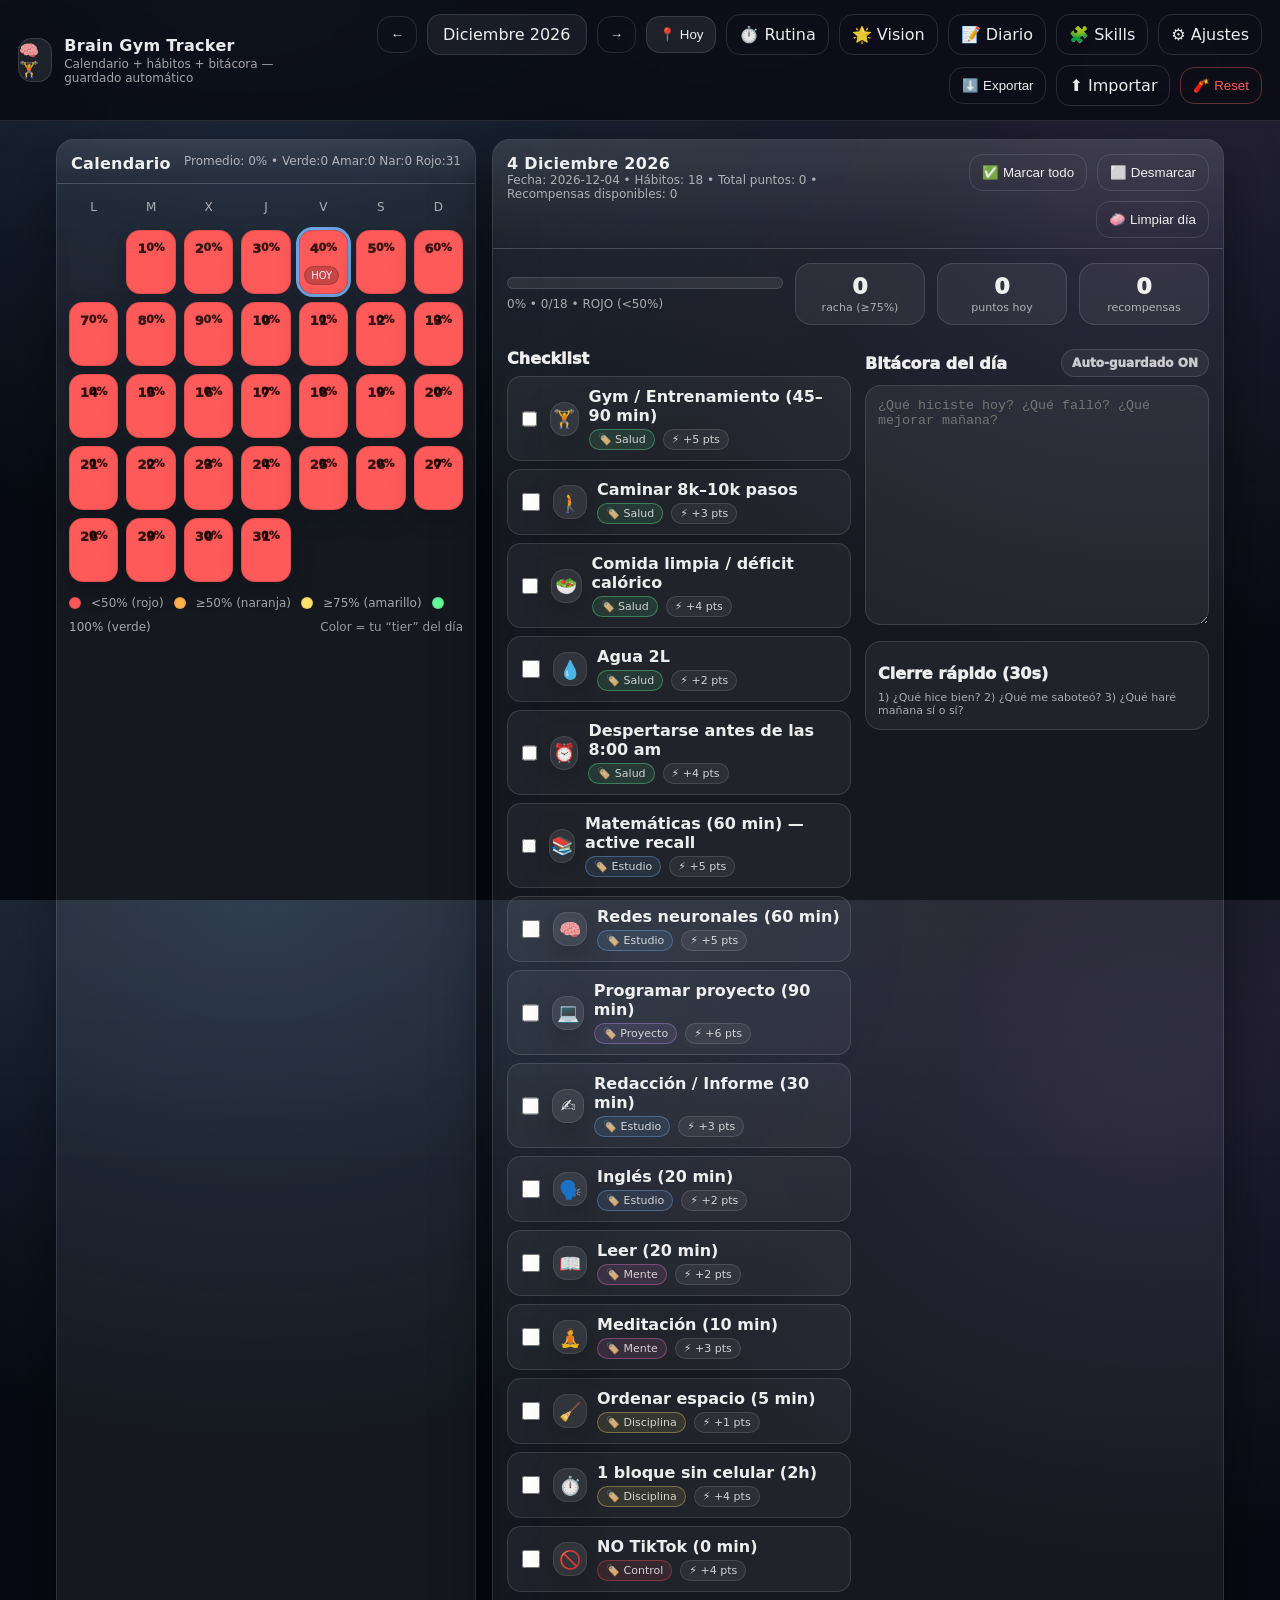
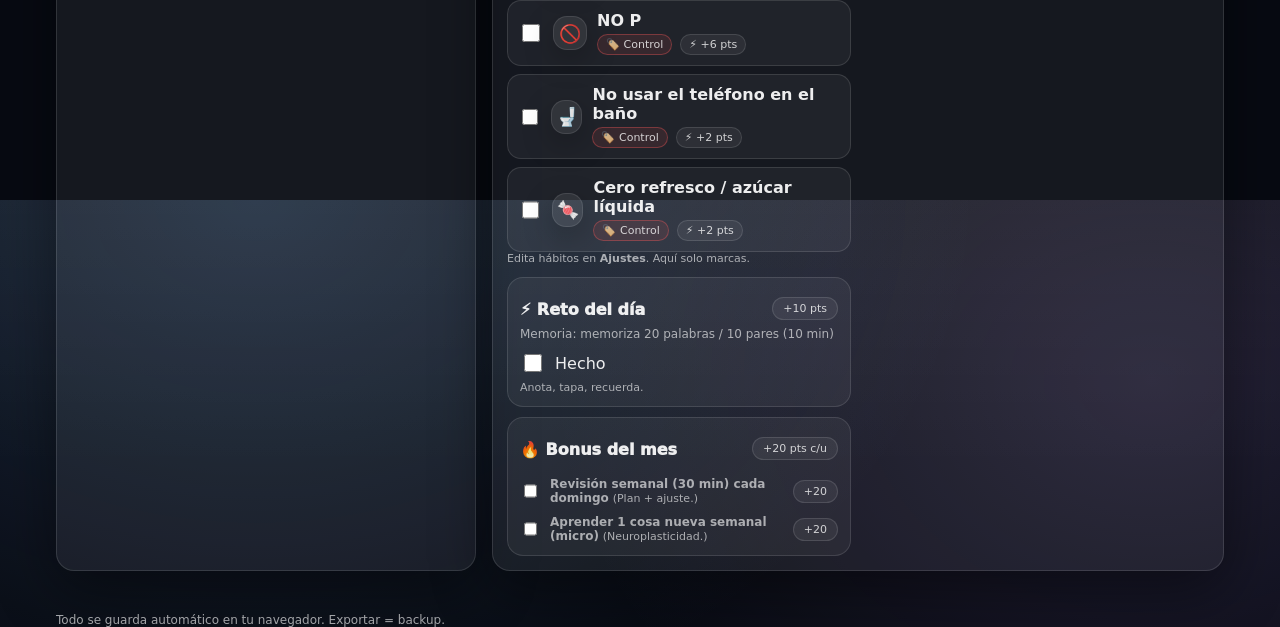
<file: index.html>
<!doctype html>
<html lang="es">
<head>
  <meta charset="utf-8" />
  <meta name="viewport" content="width=device-width, initial-scale=1" />
  <title>Brain Gym Tracker</title>
  <link rel="stylesheet" href="./styles.css" />
  <link rel="manifest" href="./manifest.json" />
  <meta name="theme-color" content="#070a12" />
  <link rel="icon" href="./icon-192.png" />
  <link rel="apple-touch-icon" href="./icon-192.png" />
  <meta name="apple-mobile-web-app-capable" content="yes" />
  <meta name="apple-mobile-web-app-status-bar-style" content="black-translucent" />
  <meta name="apple-mobile-web-app-title" content="Brain Gym" />
</head>

<body>
  <header class="topbar">
    <div class="brand">
      <div class="logo">🧠🏋️</div>
      <div>
        <div class="title">Brain Gym Tracker</div>
        <div class="subtitle">Calendario + hábitos + bitácora — guardado automático</div>
      </div>
    </div>

    <div class="toolbar">
      <button id="prevMonth" class="btn ghost" title="Mes anterior">←</button>
      <div id="monthLabel" class="monthLabel">—</div>
      <button id="nextMonth" class="btn ghost" title="Mes siguiente">→</button>

      <button id="todayBtn" class="btn">📍 Hoy</button>

      <a class="btn ghost" href="./routine.html">⏱️ Rutina</a>

      <a class="btn ghost" href="./vision.html">🌟 Vision</a>
      <a class="btn ghost" href="./journal.html">📝 Diario</a>
      <a class="btn ghost" href="./skills.html">🧩 Skills</a>
      <a class="btn ghost" href="./settings.html">⚙️ Ajustes</a>

      <button id="exportBtn" class="btn ghost">⬇️ Exportar</button>
      <label class="btn ghost fileLabel">
        ⬆️ Importar
        <input id="importInput" type="file" accept="application/json" />
      </label>
      <button id="resetBtn" class="btn danger ghost">🧨 Reset</button>
    </div>
  </header>

  <main class="layout">
    <section class="card calendarCard">
      <div class="cardHeader">
        <div class="cardTitle">Calendario</div>
        <div class="muted" id="miniStats">—</div>
      </div>

      <div class="dow">
        <div>L</div><div>M</div><div>X</div><div>J</div><div>V</div><div>S</div><div>D</div>
      </div>

      <div id="calendarGrid" class="calendarGrid"></div>

      <div class="legend">
        <span class="dot red"></span> <50% (rojo)
        <span class="dot orange"></span> ≥50% (naranja)
        <span class="dot yellow"></span> ≥75% (amarillo)
        <span class="dot green"></span> 100% (verde)
        <span class="hint">Color = tu “tier” del día</span>
      </div>
    </section>

    <section class="card dayCard">
      <div class="cardHeader">
        <div>
          <div id="dayTitle" class="cardTitle">—</div>
          <div id="dayMeta" class="muted">—</div>
        </div>
        <div class="dayActions">
          <button id="checkAllBtn" class="btn ghost">✅ Marcar todo</button>
          <button id="uncheckAllBtn" class="btn ghost">⬜ Desmarcar</button>
          <button id="clearDayBtn" class="btn ghost">🧼 Limpiar día</button>
        </div>
      </div>

      <div class="progressRow">
        <div class="progressWrap">
          <div class="progressBar"><div id="progressFill" class="progressFill"></div></div>
          <div id="progressText" class="progressText">—</div>
        </div>
        <div class="streakBox">
          <div class="streakNum" id="streakNum">0</div>
          <div class="streakLabel">racha (≥75%)</div>
        </div>
        <div class="streakBox">
          <div class="streakNum" id="todayPts">0</div>
          <div class="streakLabel">puntos hoy</div>
        </div>
        <div class="streakBox">
          <div class="streakNum" id="rewardAvail">0</div>
          <div class="streakLabel">recompensas</div>
        </div>
      </div>

      <div class="split">
        <div>
          <div class="sectionTitle">Checklist</div>
          <ul id="habitsList" class="habitsList"></ul>
          <div class="muted tiny">Edita hábitos en <b>Ajustes</b>. Aquí solo marcas.</div>
          <div class="challengeCard" style="margin-top:12px;">
            <div class="challengeRow">
              <div class="sectionTitle">⚡ Reto del día</div>
              <span class="smallTag" id="challengeTag">+10 pts</span>
            </div>
            <div class="muted" id="challengeText">—</div>
            <label class="checkboxLine">
              <input id="challengeCheck" type="checkbox" />
              <span>Hecho</span>
            </label>
            <div class="muted tiny" id="challengeDetail" style="margin-top:6px;">—</div>
          </div>

          <div class="challengeCard">
            <div class="challengeRow">
              <div class="sectionTitle">🔥 Bonus del mes</div>
              <span class="smallTag">+20 pts c/u</span>
            </div>
            <div id="monthlyBonusWrap" class="muted" style="margin-top:10px;"></div>
          </div>

        </div>

        <div>
          <div class="sectionTitle rowBetween">
            <span>Bitácora del día</span>
            <span id="saveStatus" class="saveStatus">Auto-guardado ON</span>
          </div>
          <textarea id="dayNote" class="textarea" placeholder="¿Qué hiciste hoy? ¿Qué falló? ¿Qué mejorar mañana?"></textarea>

          <div class="reviewBox">
            <div class="sectionTitle">Cierre rápido (30s)</div>
            <div class="muted tiny">
              1) ¿Qué hice bien? 2) ¿Qué me saboteó? 3) ¿Qué haré mañana sí o sí?
            </div>
          </div>
        </div>
      </div>
    </section>
  </main>

  <footer class="footer">Todo se guarda automático en tu navegador. Exportar = backup.</footer>

  <script defer src="./core.js"></script>
  <script defer src="./app.js"></script>
</body>
</html>
</file>
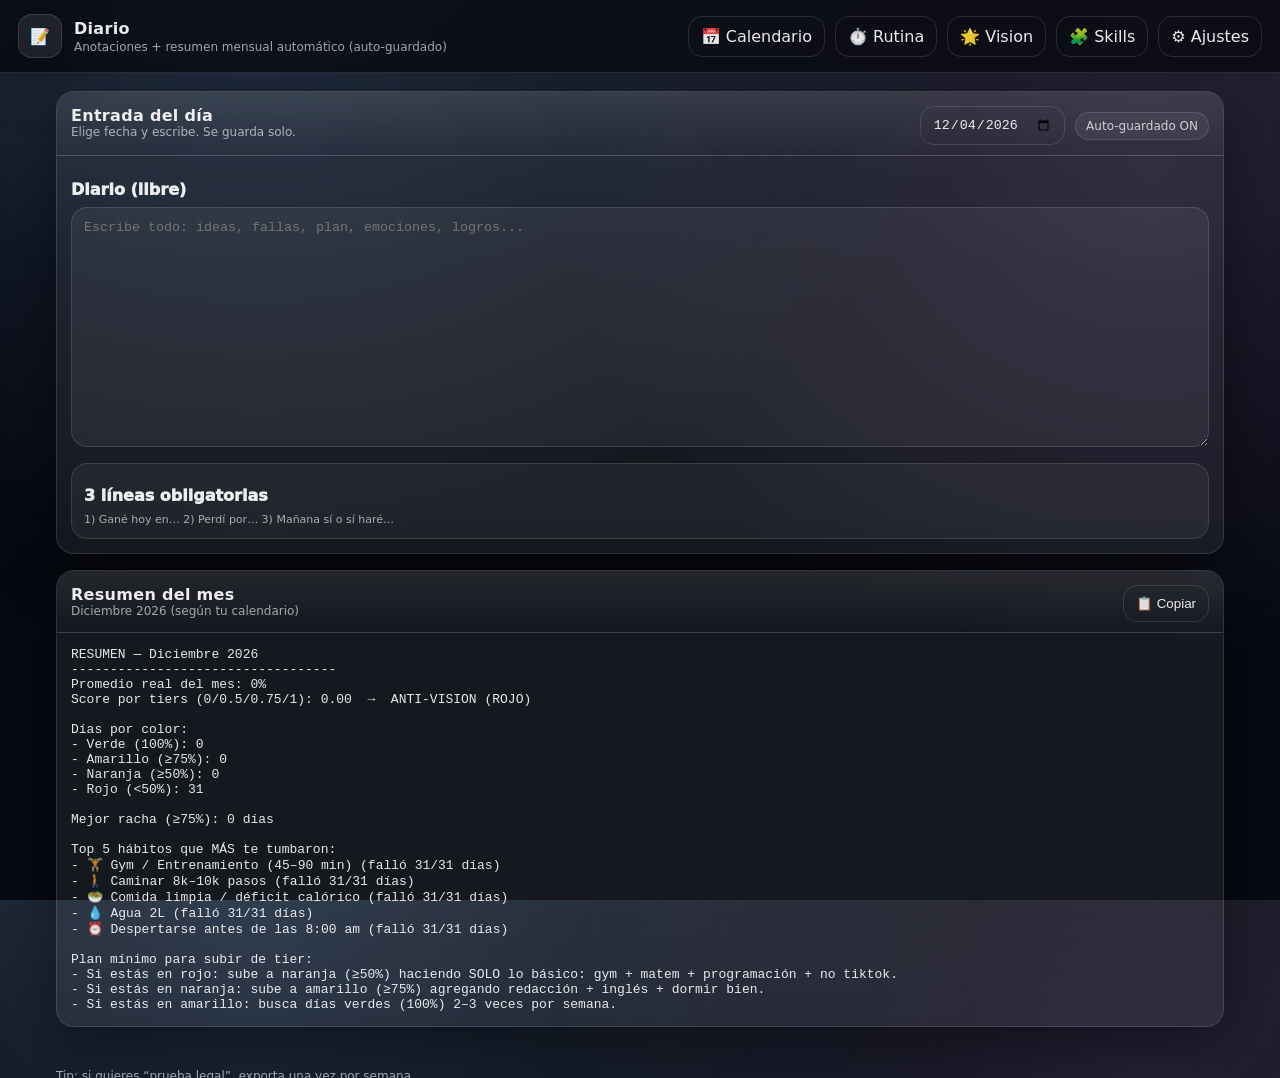
<file: journal.html>
<!doctype html>
<html lang="es">
<head>
  <meta charset="utf-8" />
  <meta name="viewport" content="width=device-width, initial-scale=1" />
  <title>Diario — Brain Gym Tracker</title>
  <link rel="stylesheet" href="./styles.css" />
  <link rel="manifest" href="./manifest.json" />
  <meta name="theme-color" content="#070a12" />
  <link rel="icon" href="./icon-192.png" />
  <link rel="apple-touch-icon" href="./icon-192.png" />
  <meta name="apple-mobile-web-app-capable" content="yes" />
  <meta name="apple-mobile-web-app-status-bar-style" content="black-translucent" />
  <meta name="apple-mobile-web-app-title" content="Brain Gym" />
</head>

<body>
  <header class="topbar">
    <div class="brand">
      <div class="logo">📝</div>
      <div>
        <div class="title">Diario</div>
        <div class="subtitle">Anotaciones + resumen mensual automático (auto-guardado)</div>
      </div>
    </div>

    <div class="toolbar">
      <a class="btn ghost" href="./index.html">📅 Calendario</a>
      <a class="btn ghost" href="./routine.html">⏱️ Rutina</a>
      <a class="btn ghost" href="./vision.html">🌟 Vision</a>
      <a class="btn ghost" href="./skills.html">🧩 Skills</a>
      <a class="btn ghost" href="./settings.html">⚙️ Ajustes</a>
    </div>
  </header>

  <main class="layout singleCol">
    <section class="card">
      <div class="cardHeader">
        <div>
          <div class="cardTitle">Entrada del día</div>
          <div class="muted">Elige fecha y escribe. Se guarda solo.</div>
        </div>
        <div class="rowBetween" style="gap:10px;">
          <input id="datePick" class="btn ghost" style="padding:10px 12px;" type="date" />
          <span id="jStatus" class="saveStatus">Auto-guardado ON</span>
        </div>
      </div>

      <div style="padding:14px;">
        <div class="sectionTitle">Diario (libre)</div>
        <textarea id="journalText" class="textarea" placeholder="Escribe todo: ideas, fallas, plan, emociones, logros..."></textarea>

        <div class="reviewBox">
          <div class="sectionTitle">3 líneas obligatorias</div>
          <div class="muted tiny">1) Gané hoy en… 2) Perdí por… 3) Mañana sí o sí haré…</div>
        </div>
      </div>
    </section>

    <section class="card">
      <div class="cardHeader">
        <div>
          <div class="cardTitle">Resumen del mes</div>
          <div class="muted" id="monthLabel2">—</div>
        </div>
        <button id="copySummary" class="btn ghost">📋 Copiar</button>
      </div>

      <div style="padding:14px;">
        <pre id="summaryBox" style="white-space:pre-wrap; margin:0; color:rgba(255,255,255,0.9);"></pre>
      </div>
    </section>
  </main>

  <footer class="footer">Tip: si quieres “prueba legal”, exporta una vez por semana.</footer>

  <script defer src="./core.js"></script>
  <script defer src="./journal.js"></script>
</body>
</html>
</file>
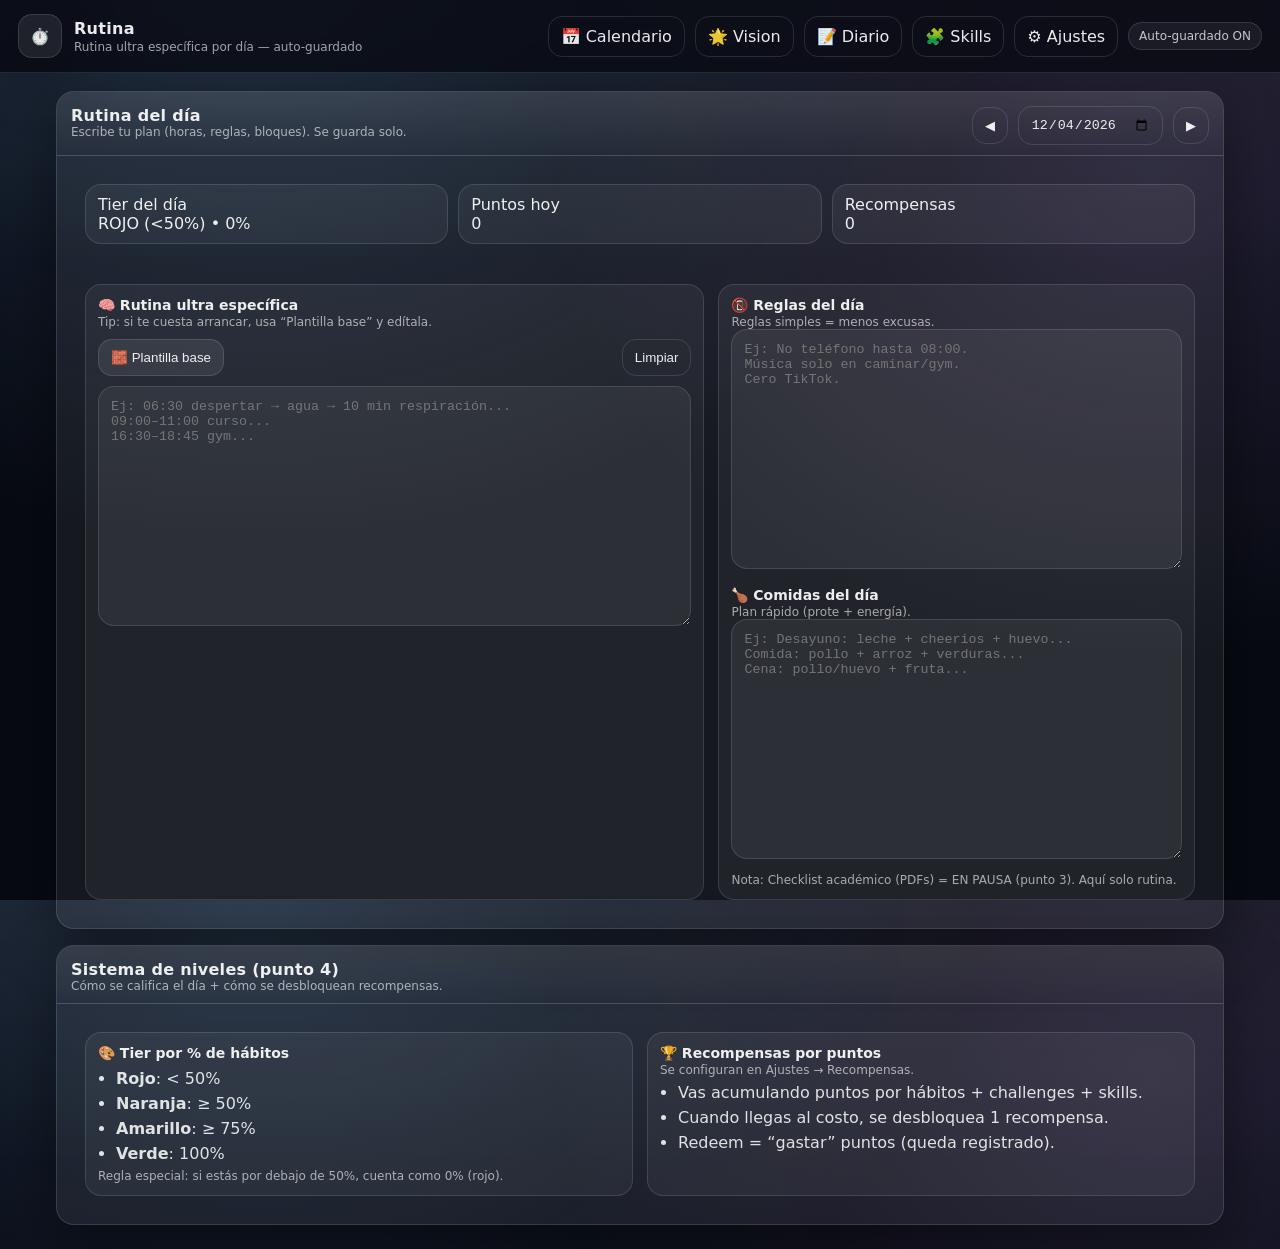
<file: routine.html>
<!doctype html>
<html lang="es">
<head>
  <meta charset="utf-8" />
  <meta name="viewport" content="width=device-width, initial-scale=1" />
  <title>Rutina — Brain Gym Tracker</title>
  <link rel="stylesheet" href="./styles.css" />
  <link rel="manifest" href="./manifest.json" />
  <meta name="theme-color" content="#070a12" />
  <link rel="icon" href="./icon-192.png" />
  <link rel="apple-touch-icon" href="./icon-192.png" />
  <meta name="apple-mobile-web-app-capable" content="yes" />
  <meta name="apple-mobile-web-app-status-bar-style" content="black-translucent" />
  <meta name="apple-mobile-web-app-title" content="Brain Gym" />
</head>

<body>
  <header class="topbar">
    <div class="brand">
      <div class="logo">⏱️</div>
      <div>
        <div class="title">Rutina</div>
        <div class="subtitle">Rutina ultra específica por día — auto-guardado</div>
      </div>
    </div>

    <div class="toolbar">
      <a class="btn ghost" href="./index.html">📅 Calendario</a>
      <a class="btn ghost" href="./vision.html">🌟 Vision</a>
      <a class="btn ghost" href="./journal.html">📝 Diario</a>
      <a class="btn ghost" href="./skills.html">🧩 Skills</a>
      <a class="btn ghost" href="./settings.html">⚙️ Ajustes</a>
      <span id="rtStatus" class="saveStatus">Auto-guardado ON</span>
    </div>
  </header>

  <main class="layout singleCol">
    <section class="card">
      <div class="cardHeader">
        <div>
          <div class="cardTitle">Rutina del día</div>
          <div class="muted">Escribe tu plan (horas, reglas, bloques). Se guarda solo.</div>
        </div>
        <div class="rowBetween" style="gap:10px;">
          <button id="prevDay" class="btn ghost">◀</button>
          <input id="datePick" class="btn ghost" style="padding:10px 12px;" type="date" />
          <button id="nextDay" class="btn ghost">▶</button>
        </div>
      </div>

      <div style="padding:14px;">
        <div class="kpiRow" style="margin-bottom:12px;">
          <div class="kpi" style="min-width:200px;">
            <div class="kpiLabel">Tier del día</div>
            <div class="kpiValue" id="rtTier">—</div>
          </div>
          <div class="kpi">
            <div class="kpiLabel">Puntos hoy</div>
            <div class="kpiValue" id="rtPoints">0</div>
          </div>
          <div class="kpi">
            <div class="kpiLabel">Recompensas</div>
            <div class="kpiValue" id="rtRewards">0</div>
          </div>
        </div>

        <div class="boardGrid" style="grid-template-columns: 1.3fr 1fr;">
          <div class="boardCard">
            <h3>🧠 Rutina ultra específica</h3>
            <div class="muted" style="margin-top:-6px; margin-bottom:10px;">
              Tip: si te cuesta arrancar, usa “Plantilla base” y edítala.
            </div>
            <div class="rowBetween" style="gap:10px; margin-bottom:10px;">
              <button id="applyTemplate" class="btn">🧱 Plantilla base</button>
              <button id="clearRoutine" class="btn ghost">Limpiar</button>
            </div>
            <textarea id="routineText" class="textarea" rows="14" placeholder="Ej: 06:30 despertar → agua → 10 min respiración...
09:00–11:00 curso...
16:30–18:45 gym..."></textarea>
          </div>

          <div class="boardCard">
            <h3>📵 Reglas del día</h3>
            <div class="muted" style="margin-top:-6px;">Reglas simples = menos excusas.</div>
            <textarea id="rulesText" class="textarea" rows="7" placeholder="Ej: No teléfono hasta 08:00.
Música solo en caminar/gym.
Cero TikTok."></textarea>

            <h3 style="margin-top:14px;">🍗 Comidas del día</h3>
            <div class="muted" style="margin-top:-6px;">Plan rápido (prote + energía).</div>
            <textarea id="mealsText" class="textarea" rows="6" placeholder="Ej: Desayuno: leche + cheerios + huevo...
Comida: pollo + arroz + verduras...
Cena: pollo/huevo + fruta..."></textarea>

            <div class="muted" style="margin-top:10px;">
              Nota: Checklist académico (PDFs) = EN PAUSA (punto 3). Aquí solo rutina.
            </div>
          </div>
        </div>
      </div>
    </section>

    <section class="card">
      <div class="cardHeader">
        <div>
          <div class="cardTitle">Sistema de niveles (punto 4)</div>
          <div class="muted">Cómo se califica el día + cómo se desbloquean recompensas.</div>
        </div>
      </div>

      <div style="padding:14px;">
        <div class="boardGrid" style="grid-template-columns: 1fr 1fr;">
          <div class="boardCard">
            <h3>🎨 Tier por % de hábitos</h3>
            <ul class="boardList">
              <li><b>Rojo</b>: &lt; 50%</li>
              <li><b>Naranja</b>: ≥ 50%</li>
              <li><b>Amarillo</b>: ≥ 75%</li>
              <li><b>Verde</b>: 100%</li>
            </ul>
            <div class="muted">Regla especial: si estás por debajo de 50%, cuenta como 0% (rojo).</div>
          </div>
          <div class="boardCard">
            <h3>🏆 Recompensas por puntos</h3>
            <div class="muted" style="margin-top:-6px;">Se configuran en Ajustes → Recompensas.</div>
            <ul class="boardList">
              <li>Vas acumulando puntos por hábitos + challenges + skills.</li>
              <li>Cuando llegas al costo, se desbloquea 1 recompensa.</li>
              <li>Redeem = “gastar” puntos (queda registrado).</li>
            </ul>
          </div>
        </div>
      </div>
    </section>
  </main>

  <script defer src="./core.js"></script>
  <script defer src="./routine.js"></script>
</body>
</html>
</file>
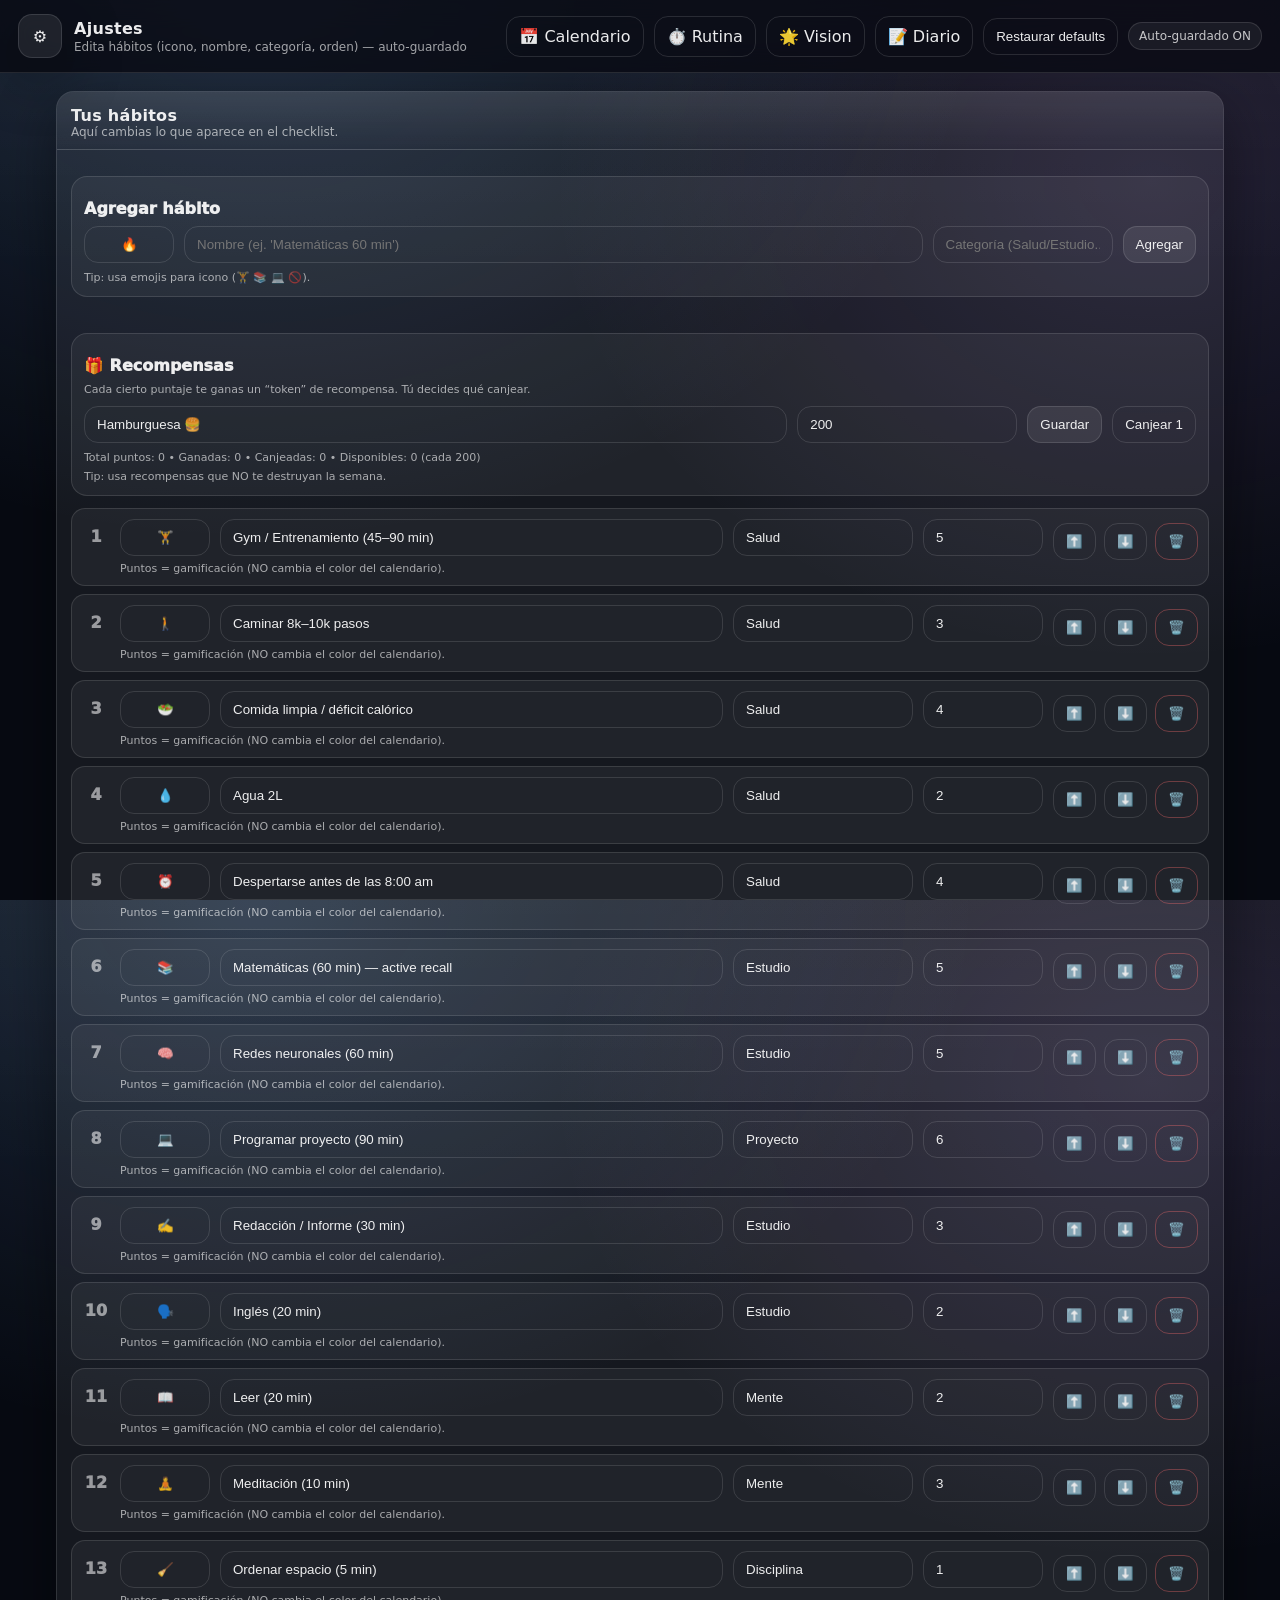
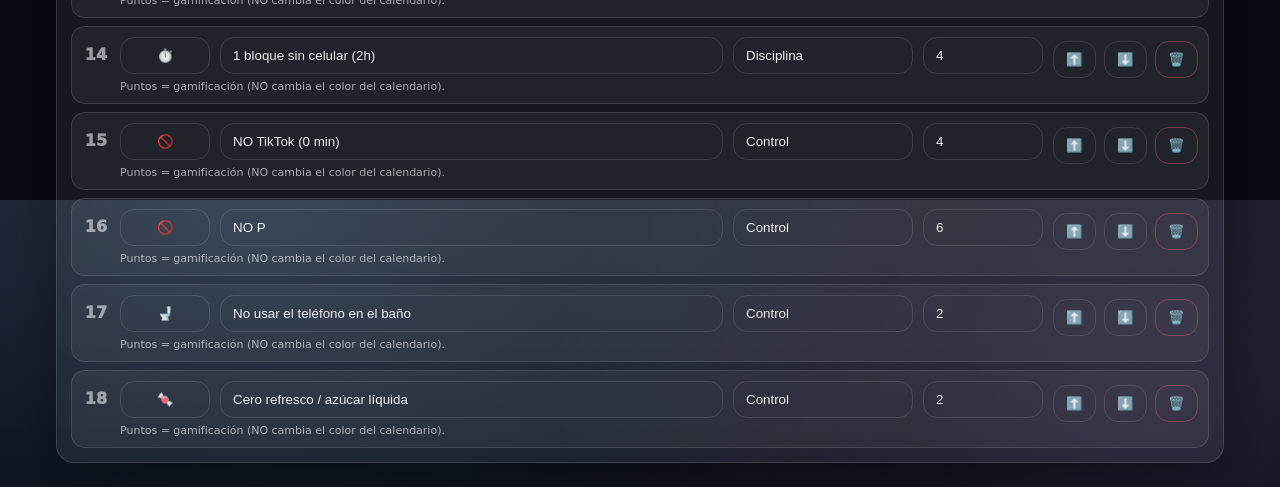
<file: settings.html>
<!doctype html>
<html lang="es">
<head>
  <meta charset="utf-8" />
  <meta name="viewport" content="width=device-width, initial-scale=1" />
  <title>Ajustes — Brain Gym Tracker</title>
  <link rel="stylesheet" href="./styles.css" />
  <link rel="manifest" href="./manifest.json" />
  <meta name="theme-color" content="#070a12" />
  <link rel="icon" href="./icon-192.png" />
  <link rel="apple-touch-icon" href="./icon-192.png" />
  <meta name="apple-mobile-web-app-capable" content="yes" />
  <meta name="apple-mobile-web-app-status-bar-style" content="black-translucent" />
  <meta name="apple-mobile-web-app-title" content="Brain Gym" />
</head>

<body>
  <header class="topbar">
    <div class="brand">
      <div class="logo">⚙️</div>
      <div>
        <div class="title">Ajustes</div>
        <div class="subtitle">Edita hábitos (icono, nombre, categoría, orden) — auto-guardado</div>
      </div>
    </div>

    <div class="toolbar">
      <a class="btn ghost" href="./index.html">📅 Calendario</a>
      <a class="btn ghost" href="./routine.html">⏱️ Rutina</a>
      <a class="btn ghost" href="./vision.html">🌟 Vision</a>
      <a class="btn ghost" href="./journal.html">📝 Diario</a>
      <button id="defaultsBtn" class="btn ghost">Restaurar defaults</button>
      <span id="sStatus" class="saveStatus">Auto-guardado ON</span>
    </div>
  </header>

  <main class="layout singleCol">
    <section class="card">
      <div class="cardHeader">
        <div>
          <div class="cardTitle">Tus hábitos</div>
          <div class="muted">Aquí cambias lo que aparece en el checklist.</div>
        </div>
      </div>

      <div style="padding:14px;">
        <form id="addForm" class="reviewBox">
          <div class="sectionTitle">Agregar hábito</div>
          <div style="display:flex; gap:10px; flex-wrap:wrap;">
            <input id="newIcon" class="btn ghost" style="width:90px; text-align:center;" placeholder="🔥" maxlength="3" />
            <input id="newName" class="btn ghost" style="flex:1;" placeholder="Nombre (ej. 'Matemáticas 60 min')" maxlength="70" />
            <input id="newCat" class="btn ghost" style="width:180px;" placeholder="Categoría (Salud/Estudio...)" maxlength="20" />
            <button class="btn" type="submit">Agregar</button>
          </div>
          <div class="muted tiny" style="margin-top:8px;">
            Tip: usa emojis para icono (🏋️ 📚 💻 🚫).
          </div>
        </form>

        <div style="height:12px;"></div>

        <div style="height:12px;"></div>

        <div class="reviewBox" id="rewardsBox">
          <div class="sectionTitle">🎁 Recompensas</div>
          <div class="muted tiny">Cada cierto puntaje te ganas un “token” de recompensa. Tú decides qué canjear.</div>
          <div style="display:flex; gap:10px; flex-wrap:wrap; margin-top:10px;">
            <input id="rewardName" class="btn ghost" style="flex:1;" placeholder="Nombre (ej. Hamburguesa 🍔)" />
            <input id="pointsPerReward" class="btn ghost" style="width:220px;" type="number" min="50" step="10" placeholder="Puntos por recompensa" />
            <button id="saveRewards" class="btn" type="button">Guardar</button>
            <button id="redeemOne" class="btn ghost" type="button">Canjear 1</button>
          </div>
          <div class="muted tiny" id="rewardMeta" style="margin-top:8px;">—</div>
          <div class="muted tiny" style="margin-top:6px;">Tip: usa recompensas que NO te destruyan la semana.</div>
        </div>

        <div style="height:12px;"></div>

        <ul id="list" class="habitsList"></ul>
      </div>
    </section>
  </main>

  <script defer src="./core.js"></script>
  <script defer src="./settings.js"></script>
</body>
</html>
</file>
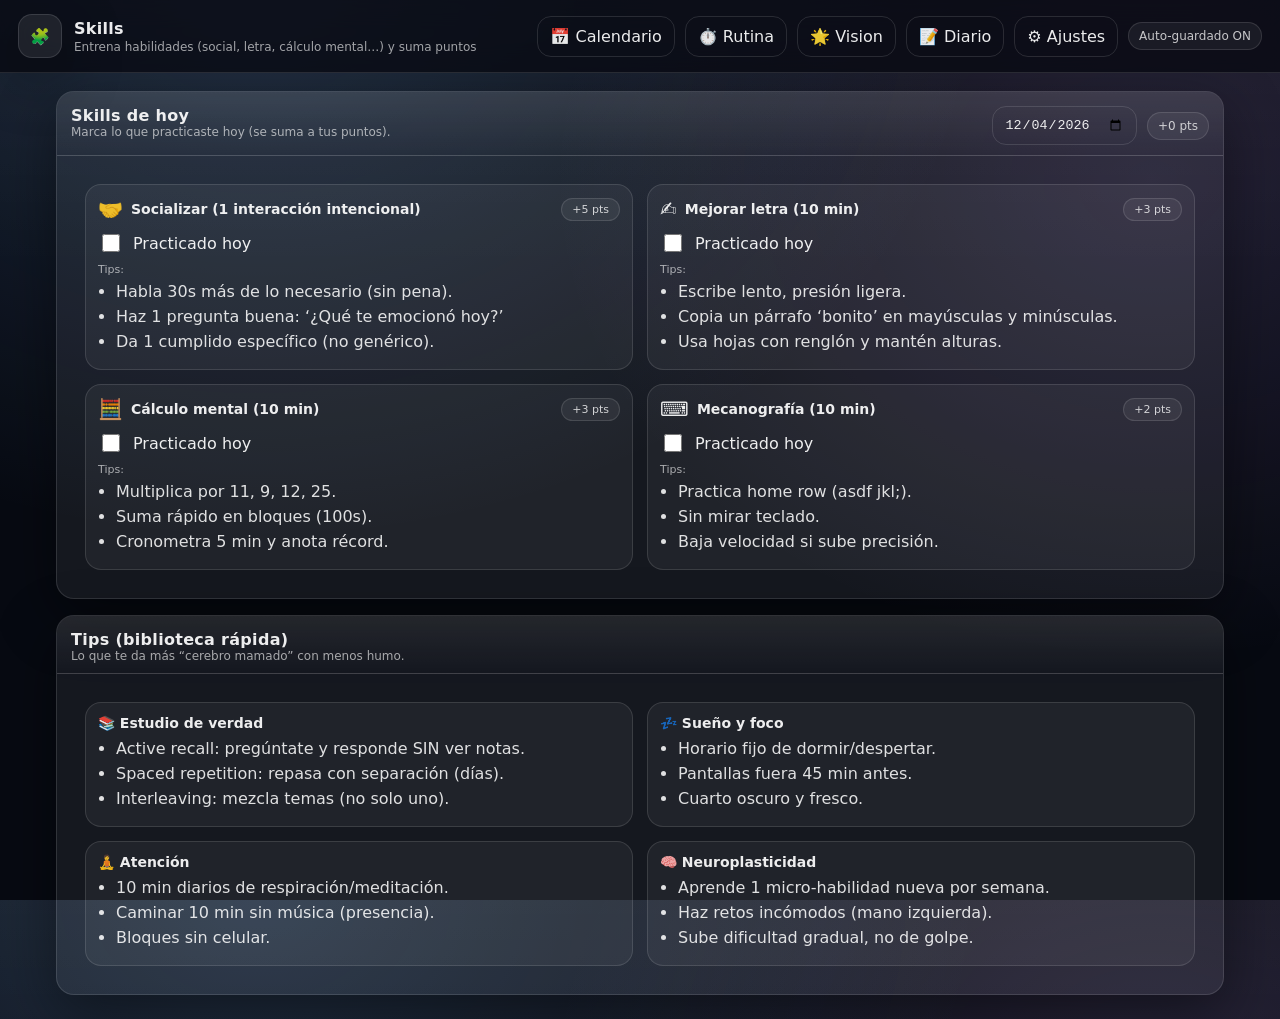
<file: skills.html>
<!doctype html>
<html lang="es">
<head>
  <meta charset="utf-8" />
  <meta name="viewport" content="width=device-width, initial-scale=1" />
  <title>Skills — Brain Gym Tracker</title>
  <link rel="stylesheet" href="./styles.css" />
  <link rel="manifest" href="./manifest.json" />
  <meta name="theme-color" content="#070a12" />
  <link rel="icon" href="./icon-192.png" />
  <link rel="apple-touch-icon" href="./icon-192.png" />
  <meta name="apple-mobile-web-app-capable" content="yes" />
  <meta name="apple-mobile-web-app-status-bar-style" content="black-translucent" />
  <meta name="apple-mobile-web-app-title" content="Brain Gym" />
</head>

<body>
  <header class="topbar">
    <div class="brand">
      <div class="logo">🧩</div>
      <div>
        <div class="title">Skills</div>
        <div class="subtitle">Entrena habilidades (social, letra, cálculo mental…) y suma puntos</div>
      </div>
    </div>

    <div class="toolbar">
      <a class="btn ghost" href="./index.html">📅 Calendario</a>
      <a class="btn ghost" href="./routine.html">⏱️ Rutina</a>
      <a class="btn ghost" href="./vision.html">🌟 Vision</a>
      <a class="btn ghost" href="./journal.html">📝 Diario</a>
      <a class="btn ghost" href="./settings.html">⚙️ Ajustes</a>
      <span id="skStatus" class="saveStatus">Auto-guardado ON</span>
    </div>
  </header>

  <main class="layout singleCol">
    <section class="card">
      <div class="cardHeader">
        <div>
          <div class="cardTitle">Skills de hoy</div>
          <div class="muted">Marca lo que practicaste hoy (se suma a tus puntos).</div>
        </div>
        <div class="rowBetween" style="gap:10px;">
          <input id="datePick" class="btn ghost" style="padding:10px 12px;" type="date" />
          <span class="saveStatus" id="skPoints">+0 pts</span>
        </div>
      </div>

      <div style="padding:14px;">
        <div id="skillsList" class="boardGrid" style="grid-template-columns: 1fr 1fr;"></div>
      </div>
    </section>

    <section class="card">
      <div class="cardHeader">
        <div>
          <div class="cardTitle">Tips (biblioteca rápida)</div>
          <div class="muted">Lo que te da más “cerebro mamado” con menos humo.</div>
        </div>
      </div>

      <div style="padding:14px;">
        <div class="boardGrid" style="grid-template-columns: 1fr 1fr;">
          <div class="boardCard">
            <h3>📚 Estudio de verdad</h3>
            <ul class="boardList">
              <li>Active recall: pregúntate y responde SIN ver notas.</li>
              <li>Spaced repetition: repasa con separación (días).</li>
              <li>Interleaving: mezcla temas (no solo uno).</li>
            </ul>
          </div>
          <div class="boardCard">
            <h3>💤 Sueño y foco</h3>
            <ul class="boardList">
              <li>Horario fijo de dormir/despertar.</li>
              <li>Pantallas fuera 45 min antes.</li>
              <li>Cuarto oscuro y fresco.</li>
            </ul>
          </div>
          <div class="boardCard">
            <h3>🧘 Atención</h3>
            <ul class="boardList">
              <li>10 min diarios de respiración/meditación.</li>
              <li>Caminar 10 min sin música (presencia).</li>
              <li>Bloques sin celular.</li>
            </ul>
          </div>
          <div class="boardCard">
            <h3>🧠 Neuroplasticidad</h3>
            <ul class="boardList">
              <li>Aprende 1 micro-habilidad nueva por semana.</li>
              <li>Haz retos incómodos (mano izquierda).</li>
              <li>Sube dificultad gradual, no de golpe.</li>
            </ul>
          </div>
        </div>
      </div>
    </section>
  </main>

  <script defer src="./core.js"></script>
  <script defer src="./skills.js"></script>
</body>
</html>
</file>
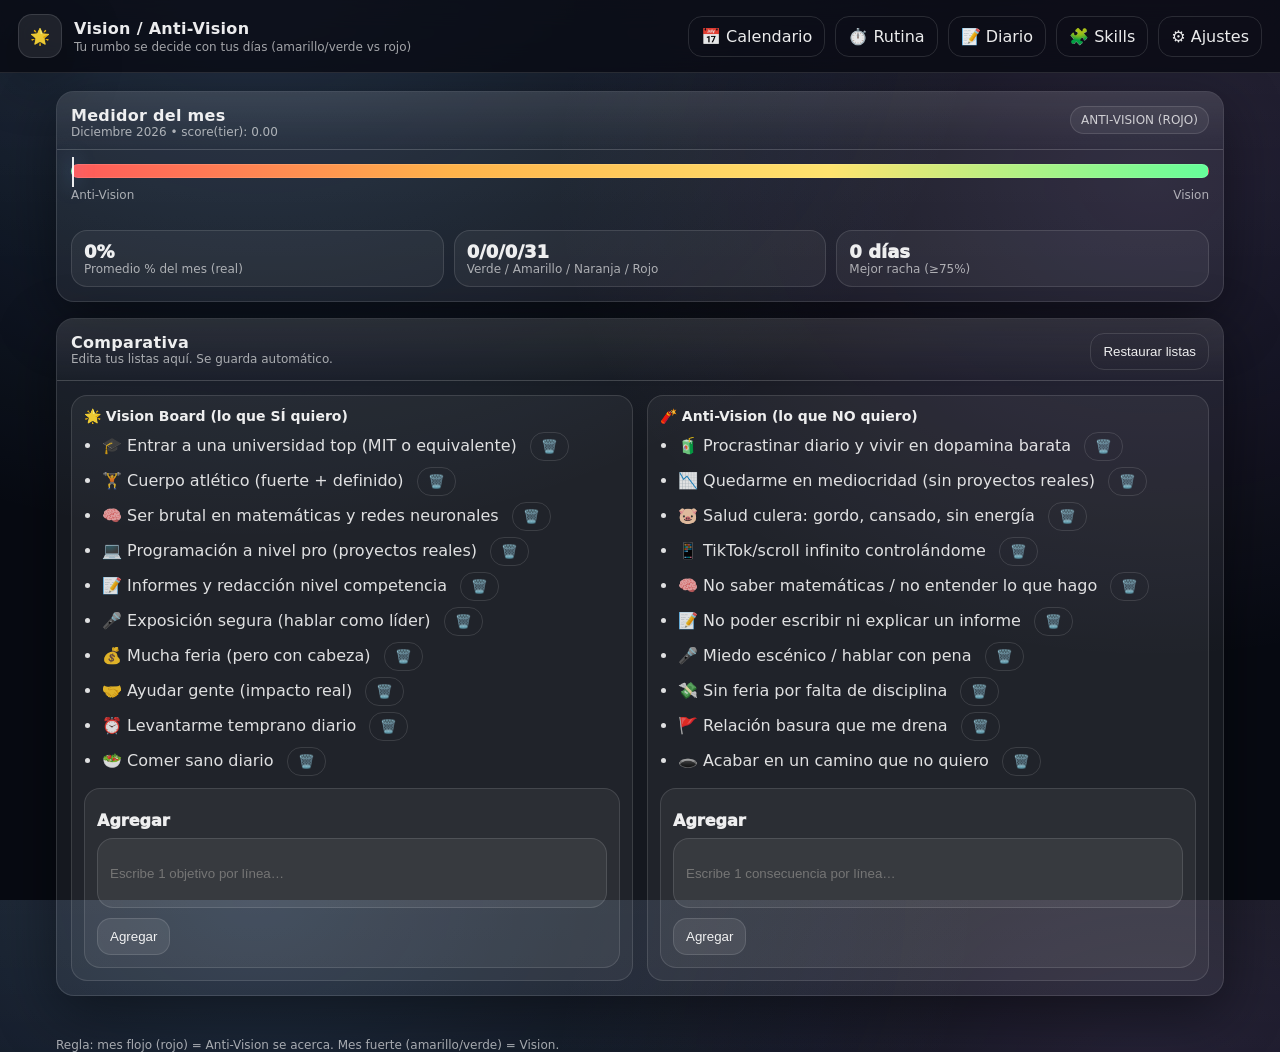
<file: vision.html>
<!doctype html>
<html lang="es">
<head>
  <meta charset="utf-8" />
  <meta name="viewport" content="width=device-width, initial-scale=1" />
  <title>Vision Board — Brain Gym Tracker</title>
  <link rel="stylesheet" href="./styles.css" />
  <link rel="manifest" href="./manifest.json" />
  <meta name="theme-color" content="#070a12" />
  <link rel="icon" href="./icon-192.png" />
  <link rel="apple-touch-icon" href="./icon-192.png" />
  <meta name="apple-mobile-web-app-capable" content="yes" />
  <meta name="apple-mobile-web-app-status-bar-style" content="black-translucent" />
  <meta name="apple-mobile-web-app-title" content="Brain Gym" />
</head>

<body>
  <header class="topbar">
    <div class="brand">
      <div class="logo">🌟</div>
      <div>
        <div class="title">Vision / Anti-Vision</div>
        <div class="subtitle">Tu rumbo se decide con tus días (amarillo/verde vs rojo)</div>
      </div>
    </div>

    <div class="toolbar">
      <a class="btn ghost" href="./index.html">📅 Calendario</a>
      <a class="btn ghost" href="./routine.html">⏱️ Rutina</a>
      <a class="btn ghost" href="./journal.html">📝 Diario</a>
      <a class="btn ghost" href="./skills.html">🧩 Skills</a>
      <a class="btn ghost" href="./settings.html">⚙️ Ajustes</a>
    </div>
  </header>

  <main class="layout singleCol">
    <section class="card">
      <div class="cardHeader">
        <div>
          <div class="cardTitle">Medidor del mes</div>
          <div class="muted" id="monthInfo">—</div>
        </div>
        <div id="scoreBadge" class="saveStatus">—</div>
      </div>

      <div class="meterWrap">
        <div class="meterBar">
          <div id="needle" class="meterNeedle" style="left:0%"></div>
        </div>
        <div class="meterLabel">
          <span>Anti-Vision</span>
          <span>Vision</span>
        </div>
      </div>

      <div class="kpiRow">
        <div class="kpi">
          <div class="big" id="avgPct">—</div>
          <div class="small">Promedio % del mes (real)</div>
        </div>
        <div class="kpi">
          <div class="big" id="tierMix">—</div>
          <div class="small">Verde / Amarillo / Naranja / Rojo</div>
        </div>
        <div class="kpi">
          <div class="big" id="bestStreak">—</div>
          <div class="small">Mejor racha (≥75%)</div>
        </div>
      </div>
    </section>

    <section class="card">
      <div class="cardHeader">
        <div>
          <div class="cardTitle">Comparativa</div>
          <div class="muted">Edita tus listas aquí. Se guarda automático.</div>
        </div>
        <button id="resetBoard" class="btn ghost">Restaurar listas</button>
      </div>

      <div class="boardGrid">
        <div class="boardCard">
          <h3>🌟 Vision Board (lo que SÍ quiero)</h3>
          <ul id="visionList" class="boardList"></ul>
          <div class="reviewBox">
            <div class="sectionTitle">Agregar</div>
            <input id="visionInput" class="textarea" style="min-height:70px" placeholder="Escribe 1 objetivo por línea…"></input>
            <button id="addVision" class="btn" style="margin-top:10px">Agregar</button>
          </div>
        </div>

        <div class="boardCard">
          <h3>🧨 Anti-Vision (lo que NO quiero)</h3>
          <ul id="antiList" class="boardList"></ul>
          <div class="reviewBox">
            <div class="sectionTitle">Agregar</div>
            <input id="antiInput" class="textarea" style="min-height:70px" placeholder="Escribe 1 consecuencia por línea…"></input>
            <button id="addAnti" class="btn" style="margin-top:10px">Agregar</button>
          </div>
        </div>
      </div>
    </section>
  </main>

  <footer class="footer">Regla: mes flojo (rojo) = Anti-Vision se acerca. Mes fuerte (amarillo/verde) = Vision.</footer>

  <script defer src="./core.js"></script>
  <script defer src="./vision.js"></script>
</body>
</html>
</file>
<file: styles.css>
:root{
  --bg: #070a12;
  --panel: rgba(255,255,255,0.06);
  --text: rgba(255,255,255,0.92);
  --muted: rgba(255,255,255,0.62);
  --border: rgba(255,255,255,0.12);
  --shadow: 0 18px 60px rgba(0,0,0,0.45);
  --radius: 18px;

  --red:    #ff5a5a;
  --orange: #ffb34a;
  --yellow: #ffe36e;
  --green:  #65ff9a;

  --blue: #7ab8ff;
  --purple: #c49bff;
  --pink: #ff7dd6;
}

*{ box-sizing:border-box; }
html,body{ height:100%; }
body{
  margin:0;
  font-family: ui-sans-serif, system-ui, -apple-system, Segoe UI, Roboto, Arial;
  background:
    radial-gradient(1200px 900px at 20% 0%, rgba(122,184,255,0.18), transparent 60%),
    radial-gradient(1000px 800px at 90% 20%, rgba(196,155,255,0.14), transparent 60%),
    linear-gradient(180deg, rgba(255,255,255,0.04), transparent 30%),
    var(--bg);
  color: var(--text);
}

/* Topbar */
.topbar{
  position: sticky;
  top:0;
  z-index:10;
  display:flex;
  align-items:center;
  justify-content:space-between;
  padding: 14px 18px;
  background: rgba(8,10,18,0.78);
  backdrop-filter: blur(14px);
  border-bottom: 1px solid var(--border);
}

.brand{ display:flex; gap:12px; align-items:center; }
.logo{
  width:44px; height:44px; display:grid; place-items:center;
  border-radius: 14px;
  background: rgba(255,255,255,0.08);
  border:1px solid var(--border);
  box-shadow: var(--shadow);
}
.title{ font-weight:900; letter-spacing:0.3px; }
.subtitle{ font-size:12px; color: var(--muted); margin-top:2px; }

.toolbar{ display:flex; gap:10px; align-items:center; flex-wrap: wrap; justify-content:flex-end; }
.monthLabel{
  min-width: 160px;
  text-align:center;
  padding: 10px 12px;
  border-radius: 14px;
  border: 1px solid var(--border);
  background: rgba(255,255,255,0.06);
}

/* Buttons */
.btn{
  border: 1px solid var(--border);
  background: rgba(255,255,255,0.08);
  color: var(--text);
  padding: 10px 12px;
  border-radius: 14px;
  cursor:pointer;
  transition: 120ms transform ease, 120ms background ease, 120ms border ease;
  user-select:none;
  text-decoration:none;
  display:inline-flex;
  align-items:center;
  gap:8px;
}
.btn:hover{ transform: translateY(-1px); background: rgba(255,255,255,0.12); }
.btn:active{ transform: translateY(0px) scale(0.99); }
.btn.ghost{ background: transparent; }
.btn.danger{ border-color: rgba(255,110,110,0.35); color: var(--red); }
.btn.danger:hover{ background: rgba(255,110,110,0.08); }

.fileLabel{ position:relative; overflow:hidden; }
.fileLabel input{ position:absolute; inset:0; opacity:0; cursor:pointer; }

.layout{
  max-width: 1200px;
  margin: 18px auto;
  padding: 0 16px 24px;
  display:grid;
  grid-template-columns: 420px 1fr;
  gap: 16px;
}

.card{
  background: var(--panel);
  border: 1px solid var(--border);
  border-radius: var(--radius);
  box-shadow: var(--shadow);
  overflow:hidden;
}

.cardHeader{
  padding: 14px 14px 10px;
  display:flex;
  align-items:flex-start;
  justify-content:space-between;
  gap:12px;
  border-bottom: 1px solid var(--border);
  background: linear-gradient(to bottom, rgba(255,255,255,0.07), transparent);
}
.cardTitle{ font-weight:900; letter-spacing:0.3px; }
.muted{ color: var(--muted); font-size: 12px; }
.tiny{ font-size: 11px; }

.rowBetween{ display:flex; justify-content:space-between; align-items:center; gap:10px; }

.saveStatus{
  font-size: 12px;
  color: rgba(255,255,255,0.75);
  background: rgba(255,255,255,0.06);
  border: 1px solid var(--border);
  padding: 6px 10px;
  border-radius: 999px;
}

.dow{
  display:grid;
  grid-template-columns: repeat(7, 1fr);
  padding: 10px 12px 0;
  gap: 8px;
  color: var(--muted);
  font-size: 12px;
}
.dow > div{ text-align:center; padding: 6px 0; }

.calendarGrid{
  display:grid;
  grid-template-columns: repeat(7, 1fr);
  gap: 8px;
  padding: 10px 12px 14px;
}

/* Día (cuadritos) */
.day{
  border-radius: 14px;
  border: 1px solid rgba(0,0,0,0.12);
  padding: 10px;
  min-height: 64px;
  cursor:pointer;
  position:relative;
  transition: 140ms transform ease, 140ms outline ease;
  box-shadow: 0 8px 24px rgba(0,0,0,0.18);
  color: rgba(0,0,0,0.78);
}
.day:hover{ transform: translateY(-1px); }
.day .num{ font-weight:950; font-size: 13px; }
.day .pct{ position:absolute; right:10px; top:10px; font-size: 11px; font-weight: 950; }
.day.mutedCell{ opacity:0.18; cursor: default; box-shadow:none; background: rgba(255,255,255,0.06); }
.day.selected{ outline: 3px solid rgba(122,184,255,0.85); }
.day.todayBadge::after{
  content:"HOY";
  position:absolute;
  bottom:8px; right:8px;
  font-size:10px;
  padding: 3px 6px;
  border-radius: 999px;
  background: rgba(0,0,0,0.22);
  border: 1px solid rgba(0,0,0,0.14);
  color: rgba(255,255,255,0.92);
}

.legend{
  display:flex;
  align-items:center;
  gap:10px;
  padding: 0 12px 14px;
  color: var(--muted);
  font-size: 12px;
  flex-wrap: wrap;
}
.dot{ width:12px; height:12px; border-radius:50%; display:inline-block; border:1px solid rgba(0,0,0,0.12); }
.dot.red{ background: var(--red); }
.dot.orange{ background: var(--orange); }
.dot.yellow{ background: var(--yellow); }
.dot.green{ background: var(--green); }
.hint{ margin-left:auto; opacity:0.9; }

.dayActions{ display:flex; gap:10px; flex-wrap: wrap; justify-content:flex-end; }

/* Progreso */
.progressRow{
  display:flex;
  align-items:center;
  justify-content:space-between;
  padding: 14px;
  gap: 12px;
}
.progressWrap{ flex:1; }
.progressBar{
  height: 12px;
  border-radius: 999px;
  background: rgba(255,255,255,0.08);
  border: 1px solid var(--border);
  overflow:hidden;
}
.progressFill{
  height:100%;
  width:0%;
  background: linear-gradient(90deg, var(--red), var(--orange), var(--yellow), var(--green));
  transition: 180ms width ease;
}
.progressText{ margin-top: 8px; color: var(--muted); font-size:12px; }

.streakBox{
  width: 130px;
  border-radius: 16px;
  border: 1px solid var(--border);
  background: rgba(255,255,255,0.06);
  padding: 10px 12px;
  text-align:center;
}
.streakNum{ font-size: 22px; font-weight: 950; }
.streakLabel{ font-size: 11px; color: var(--muted); margin-top: 2px; }

/* Split */
.split{
  display:grid;
  grid-template-columns: 1fr 1fr;
  gap: 14px;
  padding: 0 14px 14px;
}
.sectionTitle{ font-weight:950; margin: 10px 0 8px; }

.habitsList{
  list-style:none;
  padding:0;
  margin:0;
  display:flex;
  flex-direction:column;
  gap: 8px;
}

.habitItem{
  display:flex;
  align-items:center;
  justify-content:space-between;
  gap: 10px;
  padding: 10px 10px;
  border-radius: 14px;
  border: 1px solid var(--border);
  background: rgba(255,255,255,0.05);
}
.habitLeft{ display:flex; align-items:center; gap:10px; }
.habitLeft input{ width: 18px; height: 18px; }

.habitIcon{
  width: 34px;
  height: 34px;
  border-radius: 14px;
  display:grid;
  place-items:center;
  font-size: 18px;
  background: rgba(255,255,255,0.08);
  border: 1px solid rgba(255,255,255,0.10);
  box-shadow: 0 10px 30px rgba(0,0,0,0.25);
}

.habitName{ font-weight: 900; }
.badge{
  font-size: 11px;
  padding: 3px 8px;
  border-radius: 999px;
  border: 1px solid rgba(255,255,255,0.12);
  background: rgba(255,255,255,0.06);
  color: rgba(255,255,255,0.78);
  display:inline-flex;
  align-items:center;
  gap:6px;
}

/* badges por categoría (más color sin perder negro) */
.badge.cat-Salud{ border-color: rgba(101,255,154,0.35); background: rgba(101,255,154,0.10); }
.badge.cat-Estudio{ border-color: rgba(122,184,255,0.35); background: rgba(122,184,255,0.10); }
.badge.cat-Proyecto{ border-color: rgba(196,155,255,0.35); background: rgba(196,155,255,0.10); }
.badge.cat-Control{ border-color: rgba(255,90,90,0.35); background: rgba(255,90,90,0.10); }
.badge.cat-Disciplina{ border-color: rgba(255,227,110,0.35); background: rgba(255,227,110,0.10); }
.badge.cat-Mente{ border-color: rgba(255,125,214,0.35); background: rgba(255,125,214,0.10); }

.textarea{
  width:100%;
  min-height: 240px;
  resize: vertical;
  border-radius: 16px;
  border: 1px solid var(--border);
  background: rgba(255,255,255,0.06);
  color: var(--text);
  padding: 12px;
  outline:none;
}
.textarea:focus{ border-color: rgba(122,184,255,0.55); }

.reviewBox{
  margin-top: 12px;
  padding: 12px;
  border-radius: 16px;
  border: 1px solid var(--border);
  background: rgba(255,255,255,0.05);
}

.footer{
  max-width: 1200px;
  margin: 0 auto 18px;
  padding: 0 16px;
  color: var(--muted);
  font-size: 12px;
}

/* Vision / Journal layouts */
.singleCol{ grid-template-columns: 1fr !important; }

.boardGrid{
  display:grid;
  grid-template-columns: 1fr 1fr;
  gap: 14px;
  padding: 14px;
}
.boardCard{
  border: 1px solid var(--border);
  background: rgba(255,255,255,0.05);
  border-radius: 16px;
  padding: 12px;
}
.boardCard h3{ margin:0 0 8px; font-size: 14px; }
.boardList{ margin:0; padding-left: 18px; color: rgba(255,255,255,0.86); }
.boardList li{ margin: 6px 0; }

.meterWrap{ padding: 14px; }
.meterBar{
  height: 14px;
  border-radius: 999px;
  border: 1px solid var(--border);
  background: linear-gradient(90deg, var(--red), var(--orange), var(--yellow), var(--green));
  position: relative;
}
.meterNeedle{
  position:absolute;
  top:-8px;
  width: 2px;
  height: 30px;
  background: rgba(255,255,255,0.92);
  box-shadow: 0 0 18px rgba(122,184,255,0.65);
}
.meterLabel{
  margin-top: 10px;
  display:flex;
  justify-content:space-between;
  color: var(--muted);
  font-size: 12px;
}

.kpiRow{
  display:flex;
  gap: 10px;
  flex-wrap: wrap;
  padding: 14px;
}
.kpi{
  flex: 1;
  min-width: 170px;
  border: 1px solid var(--border);
  background: rgba(255,255,255,0.05);
  border-radius: 16px;
  padding: 10px 12px;
}
.kpi .big{ font-size: 18px; font-weight: 950; }
.kpi .small{ font-size: 12px; color: var(--muted); }

@media (max-width: 980px){
  .layout{ grid-template-columns: 1fr; }
  .split{ grid-template-columns: 1fr; }
  .boardGrid{ grid-template-columns: 1fr; }
}


/* v4 extras */
.challengeCard{
  border: 1px solid var(--border);
  background: rgba(255,255,255,0.05);
  border-radius: 16px;
  padding: 12px;
  margin-top: 10px;
}
.challengeRow{
  display:flex; align-items:center; justify-content:space-between; gap:10px;
}
.checkboxLine{
  display:flex; align-items:center; gap:10px; margin-top:10px;
}
.checkboxLine input{ width:18px; height:18px; }
.smallTag{
  font-size: 11px;
  padding: 4px 10px;
  border-radius: 999px;
  border: 1px solid rgba(255,255,255,0.12);
  background: rgba(255,255,255,0.06);
  color: rgba(255,255,255,0.78);
}
</file>
